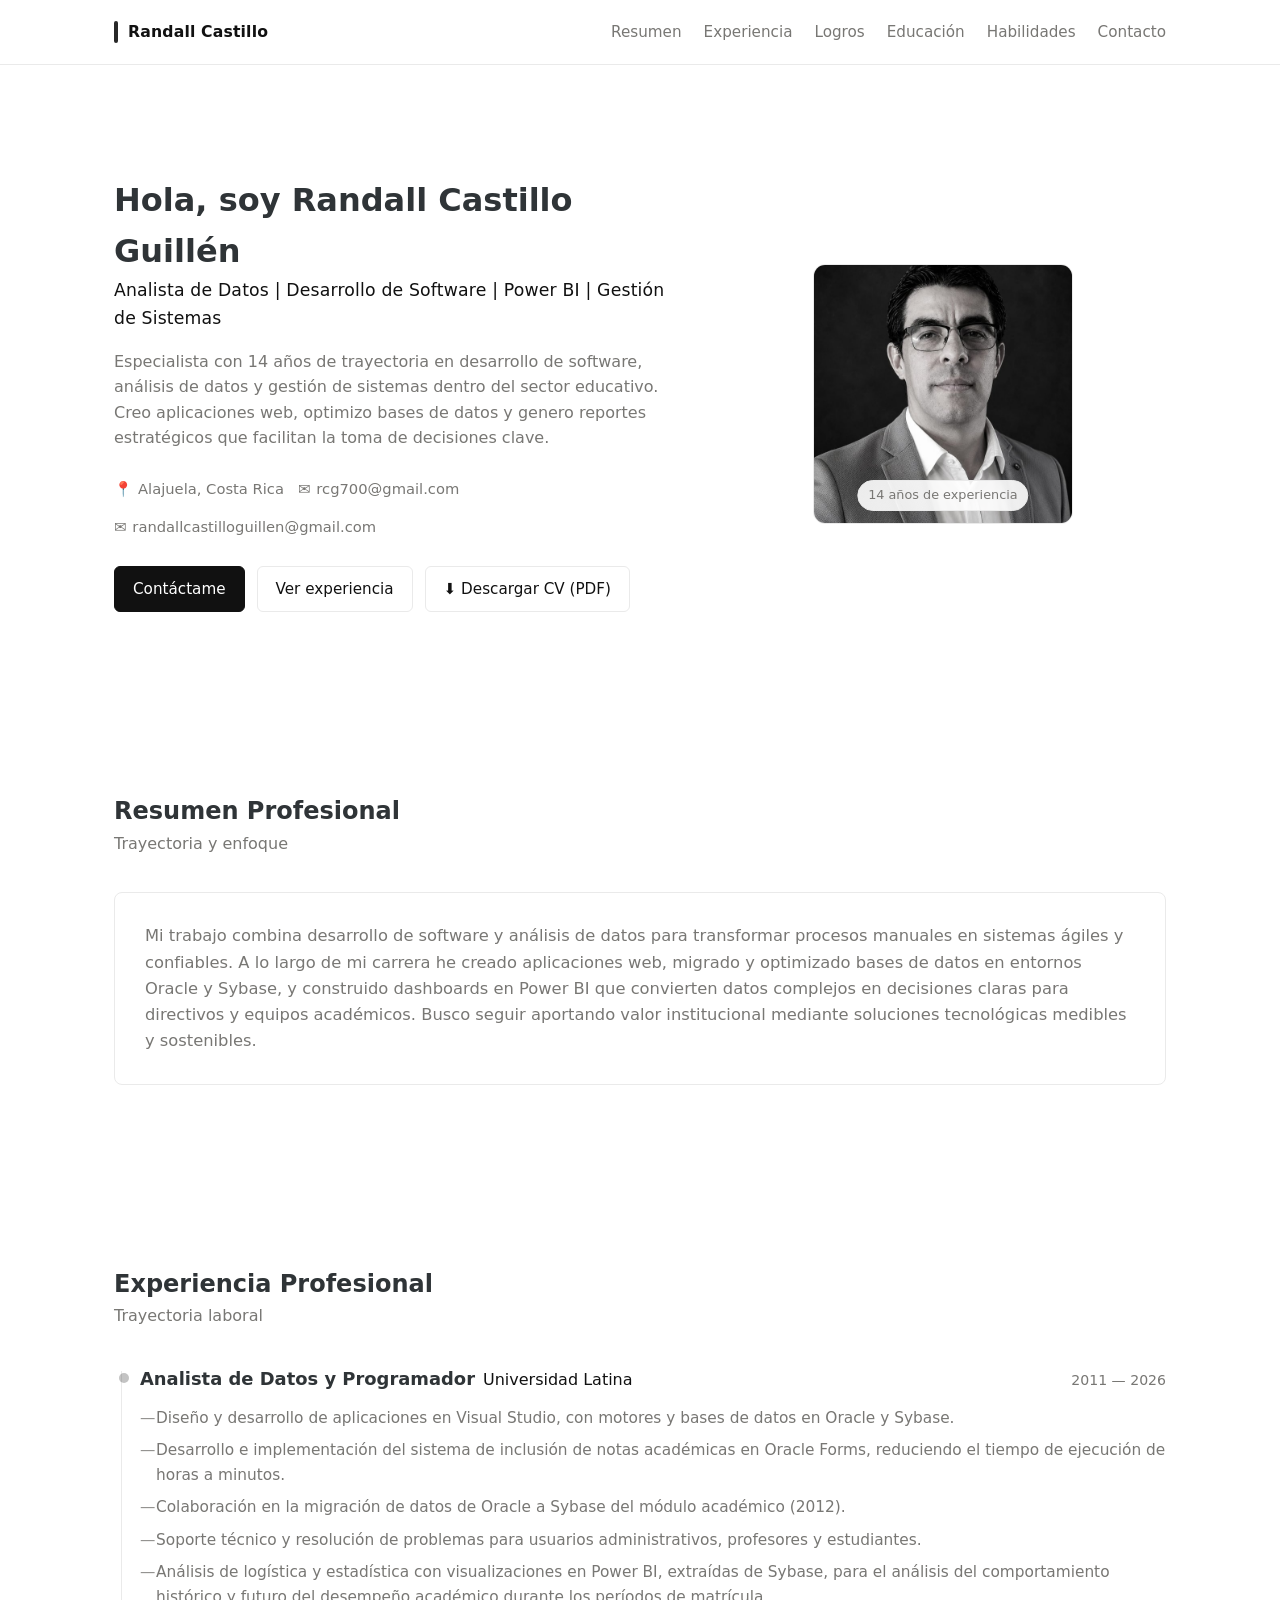
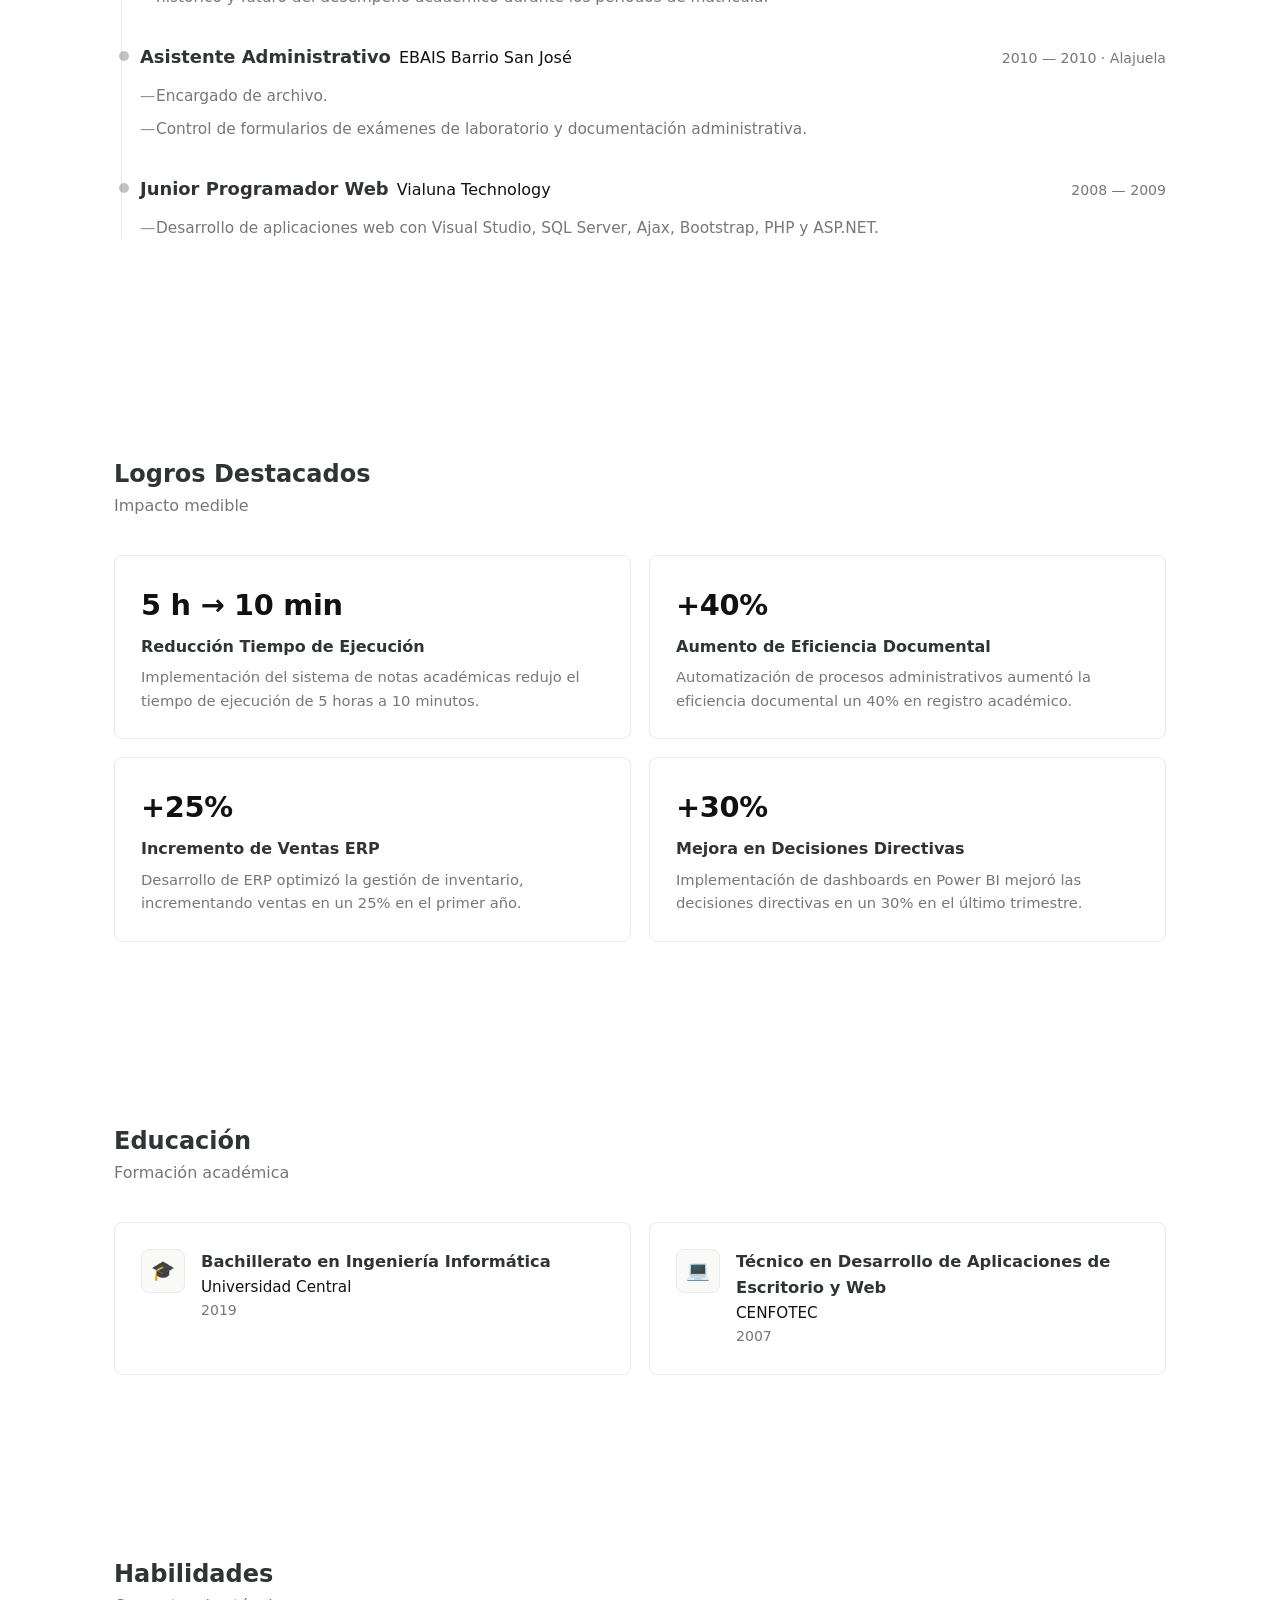
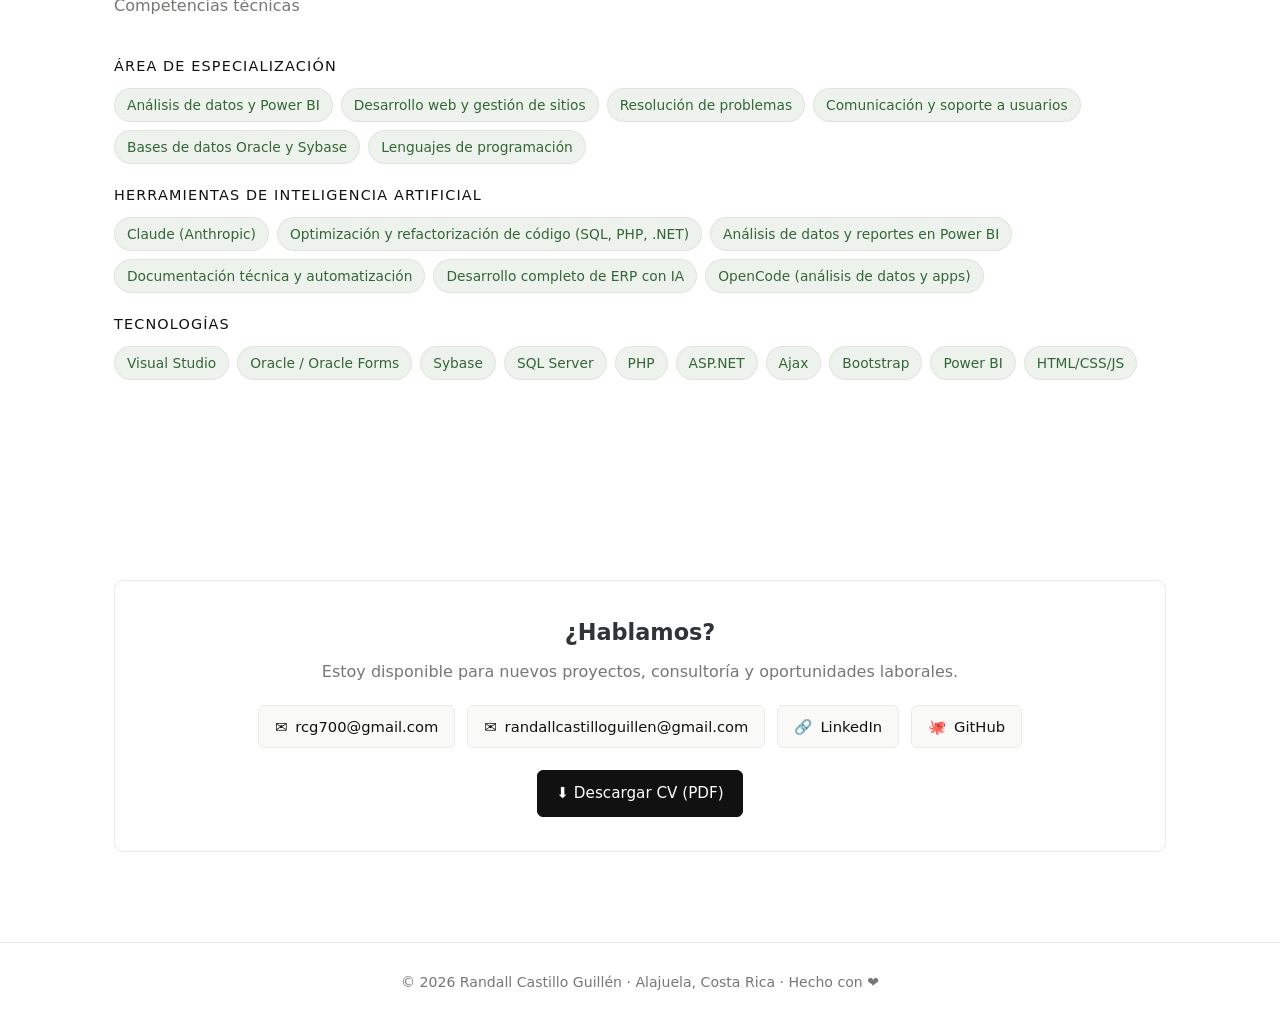
<file: index.html>
<!DOCTYPE html>
<html lang="es">
<head>
<meta charset="UTF-8">
<meta name="viewport" content="width=device-width, initial-scale=1.0">
<title>Randall Castillo Guillén — Analista de Datos & Desarrollador de Software</title>
<meta name="description" content="Portafolio profesional de Randall Castillo Guillén: Analista de Datos, Desarrollo de Software, Power BI y Gestión de Sistemas. Alajuela, Costa Rica.">
<meta name="author" content="Randall Castillo Guillén">
<meta name="theme-color" content="#0b1220">
<link rel="canonical" href="https://lab-linux.tailf228f3.ts.net:8443/cv/">
<link rel="icon" type="image/svg+xml" href="favicon.svg">
<link rel="apple-touch-icon" href="apple-touch-icon.png">
<link rel="preconnect" href="https://lab-linux.tailf228f3.ts.net">
<!-- Open Graph -->
<meta property="og:type" content="website">
<meta property="og:title" content="Randall Castillo Guillén — Analista de Datos & Desarrollador de Software">
<meta property="og:description" content="Portafolio profesional: Análisis de Datos, Desarrollo de Software, Power BI y Gestión de Sistemas. Alajuela, Costa Rica.">
<meta property="og:url" content="https://lab-linux.tailf228f3.ts.net:8443/cv/">
<meta property="og:image" content="https://lab-linux.tailf228f3.ts.net:8443/cv/og-image.png">
<meta property="og:image:width" content="1200">
<meta property="og:image:height" content="630">
<meta property="og:locale" content="es_CR">
<!-- Twitter -->
<meta name="twitter:card" content="summary_large_image">
<meta name="twitter:title" content="Randall Castillo Guillén — Analista de Datos & Desarrollador de Software">
<meta name="twitter:description" content="Portafolio profesional: Análisis de Datos, Desarrollo de Software, Power BI y Gestión de Sistemas.">
<meta name="twitter:image" content="https://lab-linux.tailf228f3.ts.net:8443/cv/og-image.png">
<link rel="stylesheet" href="styles.css">
<!-- Datos estructurados (JSON-LD) -->
<script type="application/ld+json">
{
  "@context": "https://schema.org",
  "@type": "Person",
  "name": "Randall Castillo Guillén",
  "jobTitle": "Analista de Datos y Desarrollador de Software",
  "email": "mailto:rcg700@gmail.com",
  "url": "https://lab-linux.tailf228f3.ts.net:8443/cv/",
  "image": "https://lab-linux.tailf228f3.ts.net:8443/cv/profile.jpg",
  "address": {
    "@type": "PostalAddress",
    "addressLocality": "Alajuela",
    "addressCountry": "CR"
  },
  "sameAs": [
    "https://www.linkedin.com/in/randall-castillol-5161174b/",
    "https://github.com/rcg700-cmd"
  ],
  "knowsAbout": [
    "Análisis de datos",
    "Power BI",
    "Desarrollo de software",
    "Bases de datos Oracle",
    "Sybase",
    "SQL Server",
    "ASP.NET",
    "PHP",
    "Gestión de sistemas"
  ],
  "knowsLanguage": ["es"]
}
</script>
</head>
<body>

<a class="skip-link" href="#main">Saltar al contenido principal</a>

<nav>
  <div class="container">
    <div class="logo logo7"><div class="bar"></div>Randall Castillo</div>
    <button class="menu-btn" id="menuBtn" aria-label="Menú" aria-expanded="false" aria-controls="navlinks" type="button"><span aria-hidden="true">☰</span></button>
    <ul class="navlinks" id="navlinks">
      <li><a href="#resumen">Resumen</a></li>
      <li><a href="#experiencia">Experiencia</a></li>
      <li><a href="#logros">Logros</a></li>
      <li><a href="#educacion">Educación</a></li>
      <li><a href="#habilidades">Habilidades</a></li>
      <li><a href="#contacto">Contacto</a></li>
    </ul>
  </div>
</nav>

<main id="main" tabindex="-1">

<header class="hero">
  <div class="container">
    <div class="hero-grid">
      <div>
        <h1>Hola, soy <span class="name">Randall Castillo Guillén</span></h1>
        <div class="role">Analista de Datos | Desarrollo de Software | Power BI | Gestión de Sistemas</div>
        <p>Especialista con 14 años de trayectoria en desarrollo de software, análisis de datos y gestión de sistemas dentro del sector educativo. Creo aplicaciones web, optimizo bases de datos y genero reportes estratégicos que facilitan la toma de decisiones clave.</p>
        <div class="meta">
          <span><span aria-hidden="true">📍</span> Alajuela, Costa Rica</span>
          <span><span aria-hidden="true">✉️</span> rcg700@gmail.com</span>
          <span><span aria-hidden="true">✉️</span> randallcastilloguillen@gmail.com</span>
        </div>
        <div class="cta">
          <a class="btn btn-primary" href="#contacto">Contáctame</a>
          <a class="btn btn-ghost" href="#experiencia">Ver experiencia</a>
          <a class="btn btn-ghost" href="cv.pdf" download="Randall-Castillo-CV.pdf"><span aria-hidden="true">⬇️</span> Descargar CV (PDF)</a>
        </div>
      </div>
      <div class="avatar" aria-label="Foto de Randall Castillo Guillén">
        <img src="profile.jpg?v=2" alt="Foto de Randall Castillo Guillén" width="260" height="260" fetchpriority="high" decoding="async">
        <small>14 años de experiencia</small>
      </div>
    </div>
  </div>
</header>

<section id="resumen">
  <div class="container">
    <h2 class="section-title">Resumen Profesional</h2>
    <p class="section-sub">Trayectoria y enfoque</p>
    <div class="summary">
      <p>Mi trabajo combina desarrollo de software y análisis de datos para transformar procesos manuales en sistemas ágiles y confiables. A lo largo de mi carrera he creado aplicaciones web, migrado y optimizado bases de datos en entornos Oracle y Sybase, y construido dashboards en Power BI que convierten datos complejos en decisiones claras para directivos y equipos académicos. Busco seguir aportando valor institucional mediante soluciones tecnológicas medibles y sostenibles.</p>
    </div>
  </div>
</section>

<section id="experiencia">
  <div class="container">
    <h2 class="section-title">Experiencia Profesional</h2>
    <p class="section-sub">Trayectoria laboral</p>
    <div class="timeline">
      <div class="titem">
        <div class="head">
          <h3>Analista de Datos y Programador</h3>
          <span class="org">Universidad Latina</span>
          <span class="date">2011 — 2026</span>
        </div>
        <ul>
          <li>Diseño y desarrollo de aplicaciones en Visual Studio, con motores y bases de datos en Oracle y Sybase.</li>
          <li>Desarrollo e implementación del sistema de inclusión de notas académicas en Oracle Forms, reduciendo el tiempo de ejecución de horas a minutos.</li>
          <li>Colaboración en la migración de datos de Oracle a Sybase del módulo académico (2012).</li>
          <li>Soporte técnico y resolución de problemas para usuarios administrativos, profesores y estudiantes.</li>
          <li>Análisis de logística y estadística con visualizaciones en Power BI, extraídas de Sybase, para el análisis del comportamiento histórico y futuro del desempeño académico durante los períodos de matrícula.</li>
        </ul>
      </div>
      <div class="titem">
        <div class="head">
          <h3>Asistente Administrativo</h3>
          <span class="org">EBAIS Barrio San José</span>
          <span class="date">2010 — 2010 · Alajuela</span>
        </div>
        <ul>
          <li>Encargado de archivo.</li>
          <li>Control de formularios de exámenes de laboratorio y documentación administrativa.</li>
        </ul>
      </div>
      <div class="titem">
        <div class="head">
          <h3>Junior Programador Web</h3>
          <span class="org">Vialuna Technology</span>
          <span class="date">2008 — 2009</span>
        </div>
        <ul>
          <li>Desarrollo de aplicaciones web con Visual Studio, SQL Server, Ajax, Bootstrap, PHP y ASP.NET.</li>
        </ul>
      </div>
    </div>
  </div>
</section>

<section id="logros">
  <div class="container">
    <h2 class="section-title">Logros Destacados</h2>
    <p class="section-sub">Impacto medible</p>
    <div class="grid grid-2">
      <div class="card ach">
        <div class="metric">5 h → 10 min</div>
        <h3>Reducción Tiempo de Ejecución</h3>
        <p>Implementación del sistema de notas académicas redujo el tiempo de ejecución de 5 horas a 10 minutos.</p>
      </div>
      <div class="card ach">
        <div class="metric">+40%</div>
        <h3>Aumento de Eficiencia Documental</h3>
        <p>Automatización de procesos administrativos aumentó la eficiencia documental un 40% en registro académico.</p>
      </div>
      <div class="card ach">
        <div class="metric">+25%</div>
        <h3>Incremento de Ventas ERP</h3>
        <p>Desarrollo de ERP optimizó la gestión de inventario, incrementando ventas en un 25% en el primer año.</p>
      </div>
      <div class="card ach">
        <div class="metric">+30%</div>
        <h3>Mejora en Decisiones Directivas</h3>
        <p>Implementación de dashboards en Power BI mejoró las decisiones directivas en un 30% en el último trimestre.</p>
      </div>
    </div>
  </div>
</section>

<section id="educacion">
  <div class="container">
    <h2 class="section-title">Educación</h2>
    <p class="section-sub">Formación académica</p>
    <div class="grid grid-2">
      <div class="card edu-item">
        <div class="edu-icon" aria-hidden="true">🎓</div>
        <div>
          <h3>Bachillerato en Ingeniería Informática</h3>
          <div class="inst">Universidad Central</div>
          <div class="yr">2019</div>
        </div>
      </div>
      <div class="card edu-item">
        <div class="edu-icon" aria-hidden="true">💻</div>
        <div>
          <h3>Técnico en Desarrollo de Aplicaciones de Escritorio y Web</h3>
          <div class="inst">CENFOTEC</div>
          <div class="yr">2007</div>
        </div>
      </div>
    </div>
  </div>
</section>

<section id="habilidades">
  <div class="container">
    <h2 class="section-title">Habilidades</h2>
    <p class="section-sub">Competencias técnicas</p>
    <div class="skill-group">
      <h3>Área de Especialización</h3>
      <div class="chips">
        <span class="chip">Análisis de datos y Power BI</span>
        <span class="chip">Desarrollo web y gestión de sitios</span>
        <span class="chip">Resolución de problemas</span>
        <span class="chip">Comunicación y soporte a usuarios</span>
        <span class="chip">Bases de datos Oracle y Sybase</span>
        <span class="chip">Lenguajes de programación</span>
      </div>
    </div>
    <div class="skill-group">
      <h3>Herramientas de Inteligencia Artificial</h3>
      <div class="chips">
        <span class="chip">Claude (Anthropic)</span>
        <span class="chip">Optimización y refactorización de código (SQL, PHP, .NET)</span>
        <span class="chip">Análisis de datos y reportes en Power BI</span>
        <span class="chip">Documentación técnica y automatización</span>
        <span class="chip">Desarrollo completo de ERP con IA</span>
        <span class="chip">OpenCode (análisis de datos y apps)</span>
      </div>
    </div>
    <div class="skill-group">
      <h3>Tecnologías</h3>
      <div class="chips">
        <span class="chip">Visual Studio</span>
        <span class="chip">Oracle / Oracle Forms</span>
        <span class="chip">Sybase</span>
        <span class="chip">SQL Server</span>
        <span class="chip">PHP</span>
        <span class="chip">ASP.NET</span>
        <span class="chip">Ajax</span>
        <span class="chip">Bootstrap</span>
        <span class="chip">Power BI</span>
        <span class="chip">HTML/CSS/JS</span>
      </div>
    </div>
  </div>
</section>

<section id="contacto">
  <div class="container">
    <div class="contact">
      <h2>¿Hablamos?</h2>
      <p>Estoy disponible para nuevos proyectos, consultoría y oportunidades laborales.</p>
      <div class="contact-links">
        <a href="mailto:rcg700@gmail.com"><span aria-hidden="true">✉️</span> rcg700@gmail.com</a>
        <a href="mailto:randallcastilloguillen@gmail.com"><span aria-hidden="true">✉️</span> randallcastilloguillen@gmail.com</a>
        <a href="https://www.linkedin.com/in/randall-castillol-5161174b/" target="_blank" rel="noopener noreferrer"><span aria-hidden="true">🔗</span> LinkedIn</a>
        <a href="https://github.com/rcg700-cmd" target="_blank" rel="noopener noreferrer"><span aria-hidden="true">🐙</span> GitHub</a>
      </div>
      <a class="btn btn-primary" href="cv.pdf" download="Randall-Castillo-CV.pdf"><span aria-hidden="true">⬇️</span> Descargar CV (PDF)</a>
    </div>
  </div>
</section>

</main>

<footer>
  <div class="container">
    © 2026 Randall Castillo Guillén · Alajuela, Costa Rica · Hecho con <span aria-hidden="true">❤️</span>
  </div>
</footer>

<script src="script.js" defer></script>
</body>
</html>
</file>
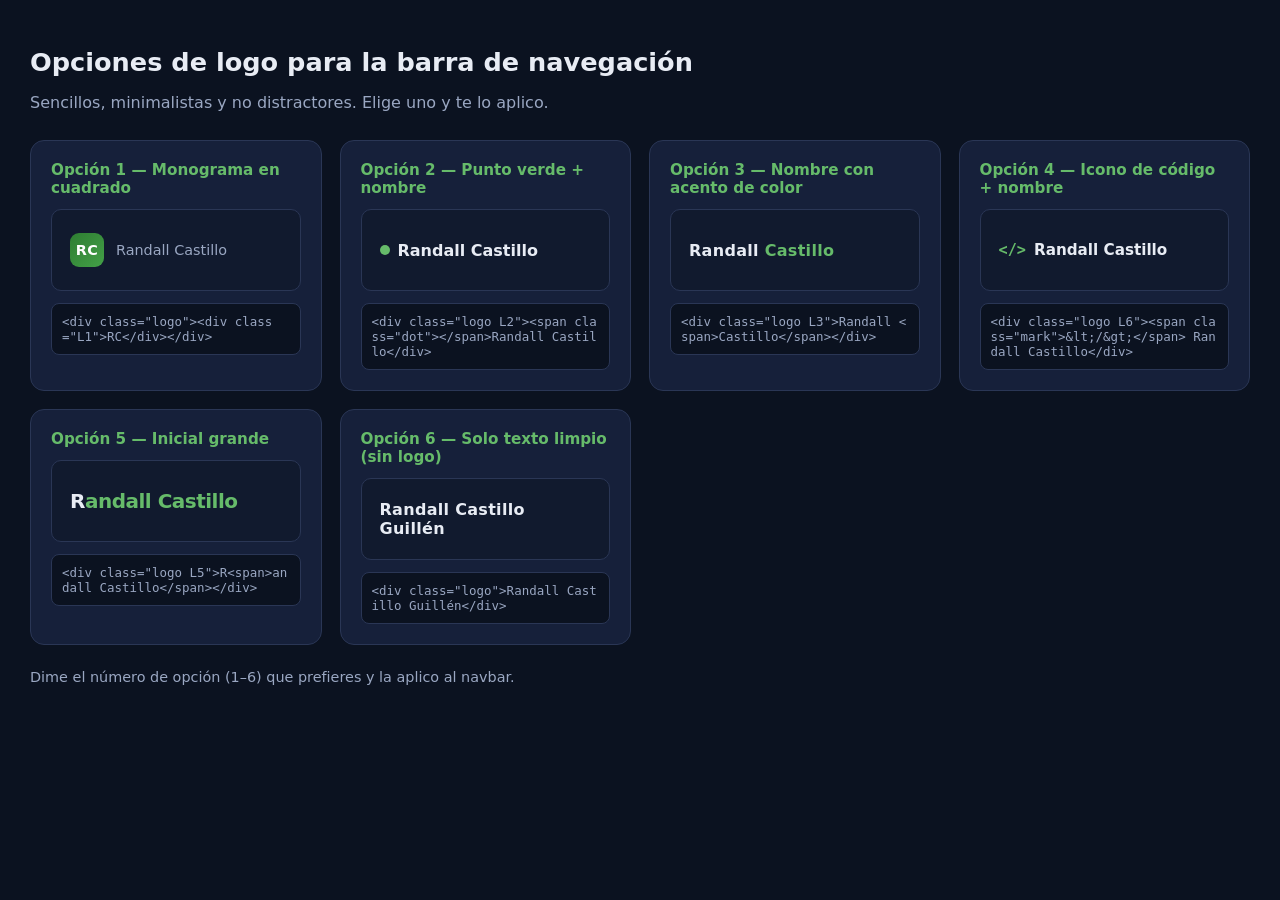
<file: logos.html>
<!DOCTYPE html>
<html lang="es">
<head>
<meta charset="UTF-8">
<meta name="viewport" content="width=device-width,initial-scale=1">
<title>Opciones de logo</title>
<style>
  body{font-family:'Segoe UI',system-ui,sans-serif;background:#0b1220;color:#e8ecf4;margin:0;padding:30px}
  h1{font-size:1.6rem;margin-bottom:6px}
  .sub{color:#9aa7c2;margin-bottom:28px}
  .grid{display:grid;grid-template-columns:repeat(auto-fill,minmax(260px,1fr));gap:18px}
  .opt{background:#16203a;border:1px solid #2a3655;border-radius:14px;padding:20px;display:flex;flex-direction:column;gap:12px}
  .opt h3{font-size:.95rem;color:#66BB6A;margin:0}
  .preview{background:#111a2e;border:1px solid #2a3655;border-radius:10px;padding:14px 18px;display:flex;align-items:center;gap:12px;min-height:52px}
  .code{font-family:Consolas,monospace;font-size:.78rem;color:#9aa7c2;background:#0b1220;border:1px solid #2a3655;border-radius:8px;padding:10px;white-space:pre-wrap;word-break:break-all}
  /* logos */
  .L1{width:34px;height:34px;border-radius:9px;background:linear-gradient(135deg,#2E7D32,#43A047);display:flex;align-items:center;justify-content:center;font-weight:800;color:#fff;font-size:.9rem;letter-spacing:.5px}
  .L2{display:flex;align-items:center;gap:8px;font-weight:700;font-size:1rem}
  .L2 .dot{width:10px;height:10px;border-radius:50%;background:#66BB6A}
  .L3{font-weight:600;font-size:1rem;letter-spacing:.3px}
  .L3 span{color:#66BB6A}
  .L4 svg{width:26px;height:26px}
  .L5{font-weight:800;font-size:1.25rem;letter-spacing:-.5px}
  .L5 span{color:#66BB6A}
  .L6{display:flex;align-items:center;gap:8px;font-weight:600;font-size:.95rem}
  .L6 .mark{font-family:Consolas,monospace;color:#66BB6A;font-weight:700}
</style>
</head>
<body>
<h1>Opciones de logo para la barra de navegación</h1>
<p class="sub">Sencillos, minimalistas y no distractores. Elige uno y te lo aplico.</p>
<div class="grid">

  <div class="opt">
    <h3>Opción 1 — Monograma en cuadrado</h3>
    <div class="preview"><div class="L1">RC</div><span style="color:#9aa7c2;font-size:.9rem">Randall Castillo</span></div>
    <div class="code">&lt;div class="logo"&gt;&lt;div class="L1"&gt;RC&lt;/div&gt;&lt;/div&gt;</div>
  </div>

  <div class="opt">
    <h3>Opción 2 — Punto verde + nombre</h3>
    <div class="preview"><div class="L2"><span class="dot"></span>Randall Castillo</div></div>
    <div class="code">&lt;div class="logo L2"&gt;&lt;span class="dot"&gt;&lt;/span&gt;Randall Castillo&lt;/div&gt;</div>
  </div>

  <div class="opt">
    <h3>Opción 3 — Nombre con acento de color</h3>
    <div class="preview"><div class="L3">Randall <span>Castillo</span></div></div>
    <div class="code">&lt;div class="logo L3"&gt;Randall &lt;span&gt;Castillo&lt;/span&gt;&lt;/div&gt;</div>
  </div>

  <div class="opt">
    <h3>Opción 4 — Icono de código + nombre</h3>
    <div class="preview"><div class="L6"><span class="mark">&lt;/&gt;</span> Randall Castillo</div></div>
    <div class="code">&lt;div class="logo L6"&gt;&lt;span class="mark"&gt;&amp;lt;/&amp;gt;&lt;/span&gt; Randall Castillo&lt;/div&gt;</div>
  </div>

  <div class="opt">
    <h3>Opción 5 — Inicial grande</h3>
    <div class="preview"><div class="L5">R<span>andall Castillo</span></div></div>
    <div class="code">&lt;div class="logo L5"&gt;R&lt;span&gt;andall Castillo&lt;/span&gt;&lt;/div&gt;</div>
  </div>

  <div class="opt">
    <h3>Opción 6 — Solo texto limpio (sin logo)</h3>
    <div class="preview"><div class="L3" style="color:#e8ecf4">Randall Castillo Guillén</div></div>
    <div class="code">&lt;div class="logo"&gt;Randall Castillo Guillén&lt;/div&gt;</div>
  </div>

</div>
<p style="color:#9aa7c2;margin-top:24px;font-size:.9rem">Dime el número de opción (1–6) que prefieres y la aplico al navbar.</p>
</body>
</html>
</file>
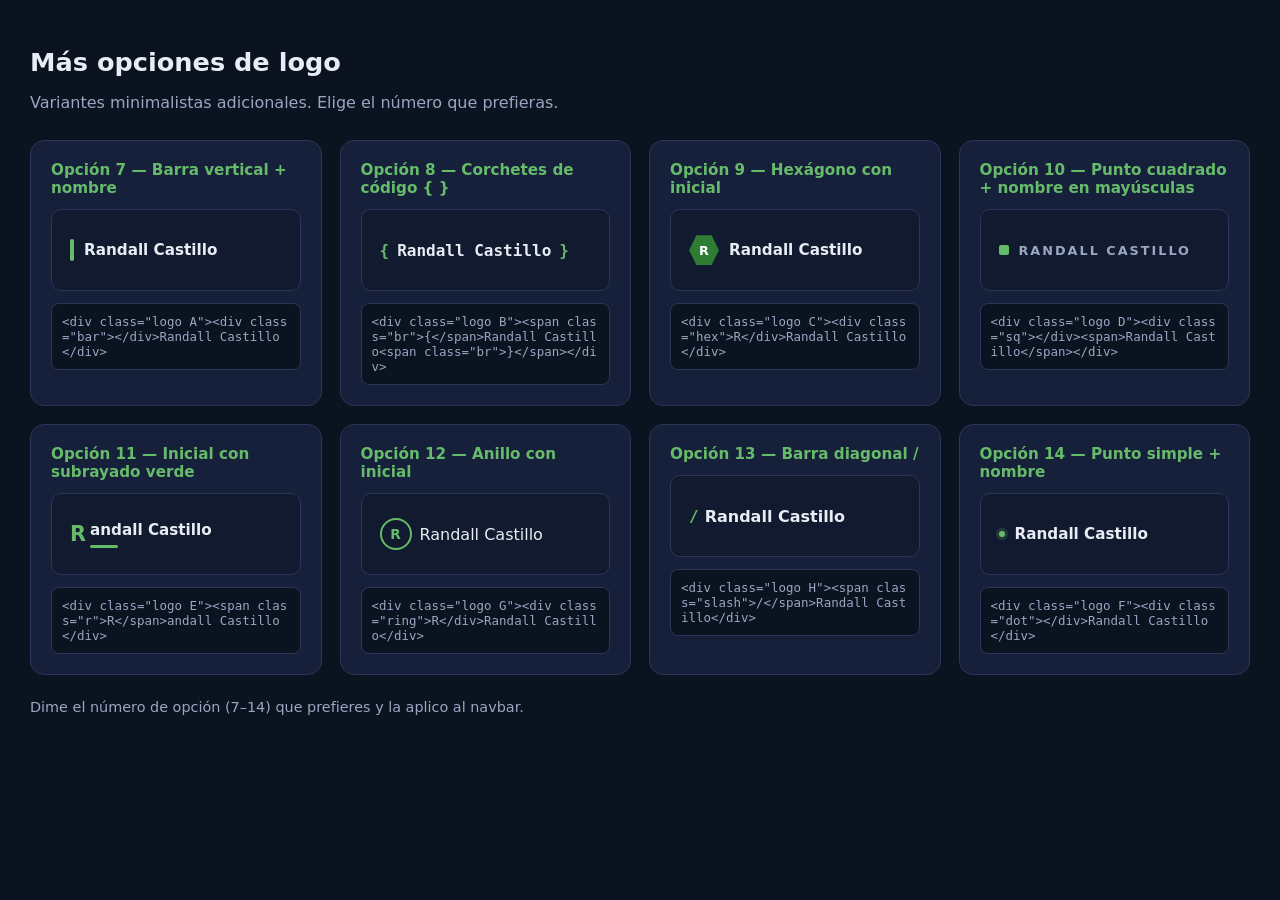
<file: logos2.html>
<!DOCTYPE html>
<html lang="es">
<head>
<meta charset="UTF-8">
<meta name="viewport" content="width=device-width,initial-scale=1">
<title>Más opciones de logo</title>
<style>
  body{font-family:'Segoe UI',system-ui,sans-serif;background:#0b1220;color:#e8ecf4;margin:0;padding:30px}
  h1{font-size:1.6rem;margin-bottom:6px}
  .sub{color:#9aa7c2;margin-bottom:28px}
  .grid{display:grid;grid-template-columns:repeat(auto-fill,minmax(280px,1fr));gap:18px}
  .opt{background:#16203a;border:1px solid #2a3655;border-radius:14px;padding:20px;display:flex;flex-direction:column;gap:12px}
  .opt h3{font-size:.95rem;color:#66BB6A;margin:0}
  .preview{background:#111a2e;border:1px solid #2a3655;border-radius:10px;padding:14px 18px;display:flex;align-items:center;gap:12px;min-height:52px}
  .code{font-family:Consolas,monospace;font-size:.78rem;color:#9aa7c2;background:#0b1220;border:1px solid #2a3655;border-radius:8px;padding:10px;white-space:pre-wrap;word-break:break-all}
  .A{display:flex;align-items:center;gap:10px;font-weight:600;font-size:.95rem}
  .A .bar{width:4px;height:22px;background:#66BB6A;border-radius:2px}
  .B{display:flex;align-items:center;gap:8px;font-weight:700;font-size:1rem;font-family:Consolas,monospace}
  .B .br{color:#66BB6A}
  .C{display:flex;align-items:center;gap:10px;font-weight:600;font-size:.95rem}
  .C .hex{width:30px;height:30px;background:#2E7D32;clip-path:polygon(25% 0%,75% 0%,100% 50%,75% 100%,25% 100%,0% 50%);display:flex;align-items:center;justify-content:center;color:#fff;font-weight:800;font-size:.8rem}
  .D{display:flex;align-items:center;gap:10px;font-weight:600;font-size:.95rem}
  .D .sq{width:10px;height:10px;background:#66BB6A;border-radius:2px}
  .D span{letter-spacing:2px;text-transform:uppercase;font-size:.8rem;color:#9aa7c2}
  .E{display:flex;align-items:center;gap:4px;font-weight:800;font-size:1.3rem}
  .E .r{color:#66BB6A}
  .E .u{width:28px;height:3px;background:#66BB6A;margin-top:6px;border-radius:2px}
  .F{display:flex;align-items:center;gap:10px;font-weight:600;font-size:.95rem}
  .F .dot{width:6px;height:6px;border-radius:50%;background:#66BB6A;box-shadow:0 0 0 3px rgba(102,187,106,.2)}
  .G{display:flex;align-items:center;gap:8px}
  .G .ring{width:28px;height:28px;border-radius:50%;border:2px solid #66BB6A;display:flex;align-items:center;justify-content:center;font-weight:800;font-size:.85rem;color:#66BB6A}
  .H{display:flex;align-items:center;gap:6px;font-weight:700;font-size:1rem}
  .H .slash{color:#66BB6A;font-family:Consolas,monospace}
</style>
</head>
<body>
<h1>Más opciones de logo</h1>
<p class="sub">Variantes minimalistas adicionales. Elige el número que prefieras.</p>
<div class="grid">

  <div class="opt">
    <h3>Opción 7 — Barra vertical + nombre</h3>
    <div class="preview"><div class="A"><div class="bar"></div>Randall Castillo</div></div>
    <div class="code">&lt;div class="logo A"&gt;&lt;div class="bar"&gt;&lt;/div&gt;Randall Castillo&lt;/div&gt;</div>
  </div>

  <div class="opt">
    <h3>Opción 8 — Corchetes de código { }</h3>
    <div class="preview"><div class="B"><span class="br">{</span>Randall Castillo<span class="br">}</span></div></div>
    <div class="code">&lt;div class="logo B"&gt;&lt;span class="br"&gt;{&lt;/span&gt;Randall Castillo&lt;span class="br"&gt;}&lt;/span&gt;&lt;/div&gt;</div>
  </div>

  <div class="opt">
    <h3>Opción 9 — Hexágono con inicial</h3>
    <div class="preview"><div class="C"><div class="hex">R</div>Randall Castillo</div></div>
    <div class="code">&lt;div class="logo C"&gt;&lt;div class="hex"&gt;R&lt;/div&gt;Randall Castillo&lt;/div&gt;</div>
  </div>

  <div class="opt">
    <h3>Opción 10 — Punto cuadrado + nombre en mayúsculas</h3>
    <div class="preview"><div class="D"><div class="sq"></div><span>Randall Castillo</span></div></div>
    <div class="code">&lt;div class="logo D"&gt;&lt;div class="sq"&gt;&lt;/div&gt;&lt;span&gt;Randall Castillo&lt;/span&gt;&lt;/div&gt;</div>
  </div>

  <div class="opt">
    <h3>Opción 11 — Inicial con subrayado verde</h3>
    <div class="preview"><div class="E"><span class="r">R</span><div style="display:flex;flex-direction:column;align-items:flex-start"><span style="font-size:.95rem">andall Castillo</span><div class="u"></div></div></div></div>
    <div class="code">&lt;div class="logo E"&gt;&lt;span class="r"&gt;R&lt;/span&gt;andall Castillo&lt;/div&gt;</div>
  </div>

  <div class="opt">
    <h3>Opción 12 — Anillo con inicial</h3>
    <div class="preview"><div class="G"><div class="ring">R</div>Randall Castillo</div></div>
    <div class="code">&lt;div class="logo G"&gt;&lt;div class="ring"&gt;R&lt;/div&gt;Randall Castillo&lt;/div&gt;</div>
  </div>

  <div class="opt">
    <h3>Opción 13 — Barra diagonal /</h3>
    <div class="preview"><div class="H"><span class="slash">/</span>Randall Castillo</div></div>
    <div class="code">&lt;div class="logo H"&gt;&lt;span class="slash"&gt;/&lt;/span&gt;Randall Castillo&lt;/div&gt;</div>
  </div>

  <div class="opt">
    <h3>Opción 14 — Punto simple + nombre</h3>
    <div class="preview"><div class="F"><div class="dot"></div>Randall Castillo</div></div>
    <div class="code">&lt;div class="logo F"&gt;&lt;div class="dot"&gt;&lt;/div&gt;Randall Castillo&lt;/div&gt;</div>
  </div>

</div>
<p style="color:#9aa7c2;margin-top:24px;font-size:.9rem">Dime el número de opción (7–14) que prefieres y la aplico al navbar.</p>
</body>
</html>
</file>
<file: styles.css>
:root{
  --bg:#FFFFFF;
  --bg-soft:#FBFBFA;
  --surface:#FFFFFF;
  --surface-soft:#F9F9F8;
  --text:#111111;
  --text-secondary:#2F3437;
  --text-muted:#787774;
  --border:#EAEAEA;
  --border-subtle:rgba(0,0,0,0.06);
  --pastel-red-bg:#FDEBEC;
  --pastel-red-text:#9F2F2D;
  --pastel-blue-bg:#E1F3FE;
  --pastel-blue-text:#1F6C9F;
  --pastel-green-bg:#EDF3EC;
  --pastel-green-text:#346538;
  --pastel-yellow-bg:#FBF3DB;
  --pastel-yellow-text:#956400;
  --radius-xs:4px;
  --radius-sm:6px;
  --radius-md:8px;
  --radius-lg:12px;
  --shadow-soft:0 2px 8px rgba(0,0,0,0.04);
}

*{box-sizing:border-box;margin:0;padding:0}
html{scroll-behavior:smooth}
body{
  font-family:'Switzer','SF Pro Display','Helvetica Neue',system-ui,-apple-system,Arial,sans-serif;
  background:var(--bg);
  color:var(--text-secondary);
  line-height:1.6;
  overflow-x:hidden;
  text-rendering:optimizeLegibility;
  -webkit-font-smoothing:antialiased;
}
a{color:var(--text);text-decoration:none}
a:hover{text-decoration:underline}
.container{max-width:1100px;margin:0 auto;padding:0 24px}

/* Tipografías editoriales */
.h-serif{
  font-family:'Newsreader','Lyon Text','Playfair Display','Instrument Serif',serif;
  letter-spacing:-0.02em;
  line-height:1.1;
  color:var(--text);
}
h1.h-serif{font-size:clamp(2rem,4vw,3.2rem);margin-bottom:10px}
h2.h-serif{font-size:clamp(1.6rem,2.6vw,2.2rem);margin-bottom:8px}
h3.h-serif{font-size:1.15rem;margin-bottom:6px}

/* Skip link */
.skip-link{position:fixed;left:-9999px;top:12px;z-index:200;background:var(--text);color:#FFF;padding:8px 14px;border-radius:var(--radius-sm);font-weight:500;letter-spacing:.01em}
.skip-link:focus{left:16px}
.skip-link:hover{text-decoration:none}

/* Ambient */
.bg-ambient{
  position:fixed;inset:0;pointer-events:none;z-index:-1;
  background:
    radial-gradient(800px 400px at 50% 0%, rgba(0,0,0,0.015), transparent 70%),
    radial-gradient(700px 380px at 80% 20%, rgba(0,0,0,0.01), transparent 70%);
}

/* Nav */
nav{position:sticky;top:0;z-index:50;background:rgba(255,255,255,.92);backdrop-filter:blur(8px);border-bottom:1px solid var(--border)}
nav .container{display:flex;align-items:center;justify-content:space-between;height:64px}
.logo7{display:flex;align-items:center;gap:10px;font-weight:600;font-size:.98rem;color:var(--text);letter-spacing:.01em}
.logo7 .bar{width:4px;height:22px;background:var(--text);border-radius:2px;opacity:.9}
.navlinks{display:flex;gap:22px;list-style:none}
.navlinks a{color:var(--text-muted);font-size:.95rem;transition:color .18s ease}
.navlinks a:hover{color:var(--text);text-decoration:none}
.menu-btn{display:none;background:none;border:none;color:var(--text);font-size:1.4rem;cursor:pointer}

/* Hero */
.hero{padding:110px 0 90px;position:relative}
.hero-grid{display:grid;grid-template-columns:1.25fr 1fr;gap:48px;align-items:center}
.hero .role{font-size:1.08rem;color:var(--text);font-weight:500;margin-bottom:16px;letter-spacing:.01em}
.hero p{color:var(--text-muted);max-width:580px;margin-bottom:26px}
.hero .meta{display:flex;flex-wrap:wrap;gap:14px;color:var(--text-muted);font-size:.92rem;margin-bottom:28px}
.hero .meta span{display:inline-flex;align-items:center;gap:6px}
.cta{display:flex;gap:12px;flex-wrap:wrap}

/* Botones minimalistas */
.btn{display:inline-block;padding:10px 18px;border-radius:var(--radius-sm);font-weight:500;font-size:.95rem;font-family:inherit;border:1px solid var(--border);transition:transform .12s ease, background .12s ease, color .12s ease}
.btn-primary{background:var(--text);color:#FFF;border-color:var(--text)}
.btn-primary:hover{background:#333333;text-decoration:none}
.btn-primary:active{transform:scale(.98)}
.btn-ghost{background:var(--surface);color:var(--text)}
.btn-ghost:hover{background:var(--surface-soft);text-decoration:none}
.btn-ghost:active{transform:scale(.98)}

/* Avatar */
.avatar{width:260px;height:260px;border-radius:var(--radius-lg);overflow:hidden;display:flex;align-items:center;justify-content:center;border:1px solid var(--border);margin:0 auto;position:relative;background:var(--surface-soft)}
.avatar img{width:100%;height:100%;object-fit:cover;display:block;filter:saturate(.96)}
.avatar small{position:absolute;bottom:12px;left:50%;transform:translateX(-50%);font-size:.8rem;color:var(--text-muted);background:rgba(255,255,255,.9);border:1px solid var(--border);padding:4px 10px;border-radius:999px;white-space:nowrap}

/* Secciones */
section{padding:90px 0;scroll-margin-top:90px}
.section-sub{color:var(--text-muted);margin-bottom:36px;max-width:680px}

/* Cards bento */
.card{background:var(--surface);border:1px solid var(--border);border-radius:var(--radius-md);padding:26px;transition:box-shadow .18s ease, transform .18s ease}
.card:hover{box-shadow:var(--shadow-soft);transform:translateY(-2px)}
.grid{display:grid;gap:18px}
.grid-2{grid-template-columns:repeat(2,1fr)}
.grid-3{grid-template-columns:repeat(3,1fr)}

/* Resumen */
.summary{background:var(--surface);border:1px solid var(--border);border-radius:var(--radius-md);padding:30px}
.summary p{color:var(--text-muted);font-size:1.02rem}

/* Timeline */
.timeline{position:relative;padding-left:26px}
.timeline::before{content:'';position:absolute;left:7px;top:6px;bottom:6px;width:1px;background:var(--border)}
.titem{position:relative;margin-bottom:30px}
.titem::before{content:'';position:absolute;left:-21px;top:8px;width:10px;height:10px;border-radius:50%;background:var(--text);opacity:.25}
.titem .head{display:flex;flex-wrap:wrap;align-items:baseline;gap:8px;margin-bottom:6px}
.titem h3{font-size:1.12rem}
.titem .org{color:var(--text);font-weight:500}
.titem .date{color:var(--text-muted);font-size:.88rem;margin-left:auto}
.titem ul{list-style:none;padding-left:0;margin-top:8px}
.titem ul li{color:var(--text-muted);font-size:.96rem;padding:4px 0 4px 16px;position:relative}
.titem ul li::before{content:'—';position:absolute;left:0;color:var(--text-muted);opacity:.8}

/* Logros */
.ach{display:flex;flex-direction:column;gap:6px}
.ach .metric{font-size:1.8rem;font-weight:600;color:var(--text);letter-spacing:-.01em}
.ach h3{font-size:1rem}
.ach p{color:var(--text-muted);font-size:.92rem}

/* Educación */
.edu-item{display:flex;gap:16px;align-items:flex-start}
.edu-icon{width:44px;height:44px;border-radius:var(--radius-md);background:var(--surface-soft);display:flex;align-items:center;justify-content:center;font-size:1.2rem;flex-shrink:0;border:1px solid var(--border)}
.edu-item h3{font-size:1.02rem}
.edu-item .inst{color:var(--text);font-weight:500;font-size:.95rem}
.edu-item .yr{color:var(--text-muted);font-size:.88rem}

/* Skills */
.skill-group{margin-bottom:20px}
.skill-group h3{color:var(--text);margin-bottom:10px;font-size:.9rem;text-transform:uppercase;letter-spacing:.08em;font-weight:500}
.chips{display:flex;flex-wrap:wrap;gap:8px}
.chip{background:var(--pastel-green-bg);color:var(--pastel-green-text);border:1px solid var(--border-subtle);padding:5px 12px;border-radius:999px;font-size:.86rem;transition:transform .12s ease}
.chip:hover{transform:translateY(-1px)}

/* Contacto */
.contact{background:var(--surface);border:1px solid var(--border);border-radius:var(--radius-md);padding:34px;text-align:center}
.contact h2{font-size:1.4rem;margin-bottom:8px}
.contact p{color:var(--text-muted);margin-bottom:20px}
.contact-links{display:flex;flex-wrap:wrap;justify-content:center;gap:12px}
.contact-links a{display:inline-flex;align-items:center;gap:8px;padding:9px 16px;border-radius:var(--radius-sm);background:var(--surface-soft);border:1px solid var(--border);color:var(--text);font-size:.92rem}
.contact-links a:hover{text-decoration:none;background:var(--surface)}
.contact .btn{margin-top:22px}

/* Footer */
footer{padding:28px 0;border-top:1px solid var(--border);color:var(--text-muted);font-size:.88rem;text-align:center}

/* Reveal */
.reveal{opacity:0;transform:translateY(12px);transition:opacity .6s cubic-bezier(0.16,1,0.3,1), transform .6s cubic-bezier(0.16,1,0.3,1)}
.reveal.in-view{opacity:1;transform:translateY(0)}
@media (prefers-reduced-motion: no-preference){
  .reveal{will-change:transform,opacity}
}
@media (prefers-reduced-motion: reduce){
  .reveal{transition:none;transform:none;opacity:1}
  html{scroll-behavior:auto}
}

/* Responsive */
@media (max-width:820px){
  .hero-grid{grid-template-columns:1fr;text-align:center}
  .hero p{margin:0 auto 26px}
  .hero .meta{justify-content:center}
  .cta{justify-content:center}
  .avatar{width:200px;height:200px;margin-top:10px}
  .grid-2,.grid-3{grid-template-columns:1fr}
  .navlinks{display:none;position:absolute;top:64px;left:0;right:0;background:rgba(255,255,255,.98);flex-direction:column;padding:14px 24px;border-bottom:1px solid var(--border)}
  .navlinks.open{display:flex}
  .menu-btn{display:block}
  .titem .date{margin-left:0}
}
@media (max-width:480px){
  .hero{padding:90px 0 70px}
  section{padding:70px 0}
}
</file>
